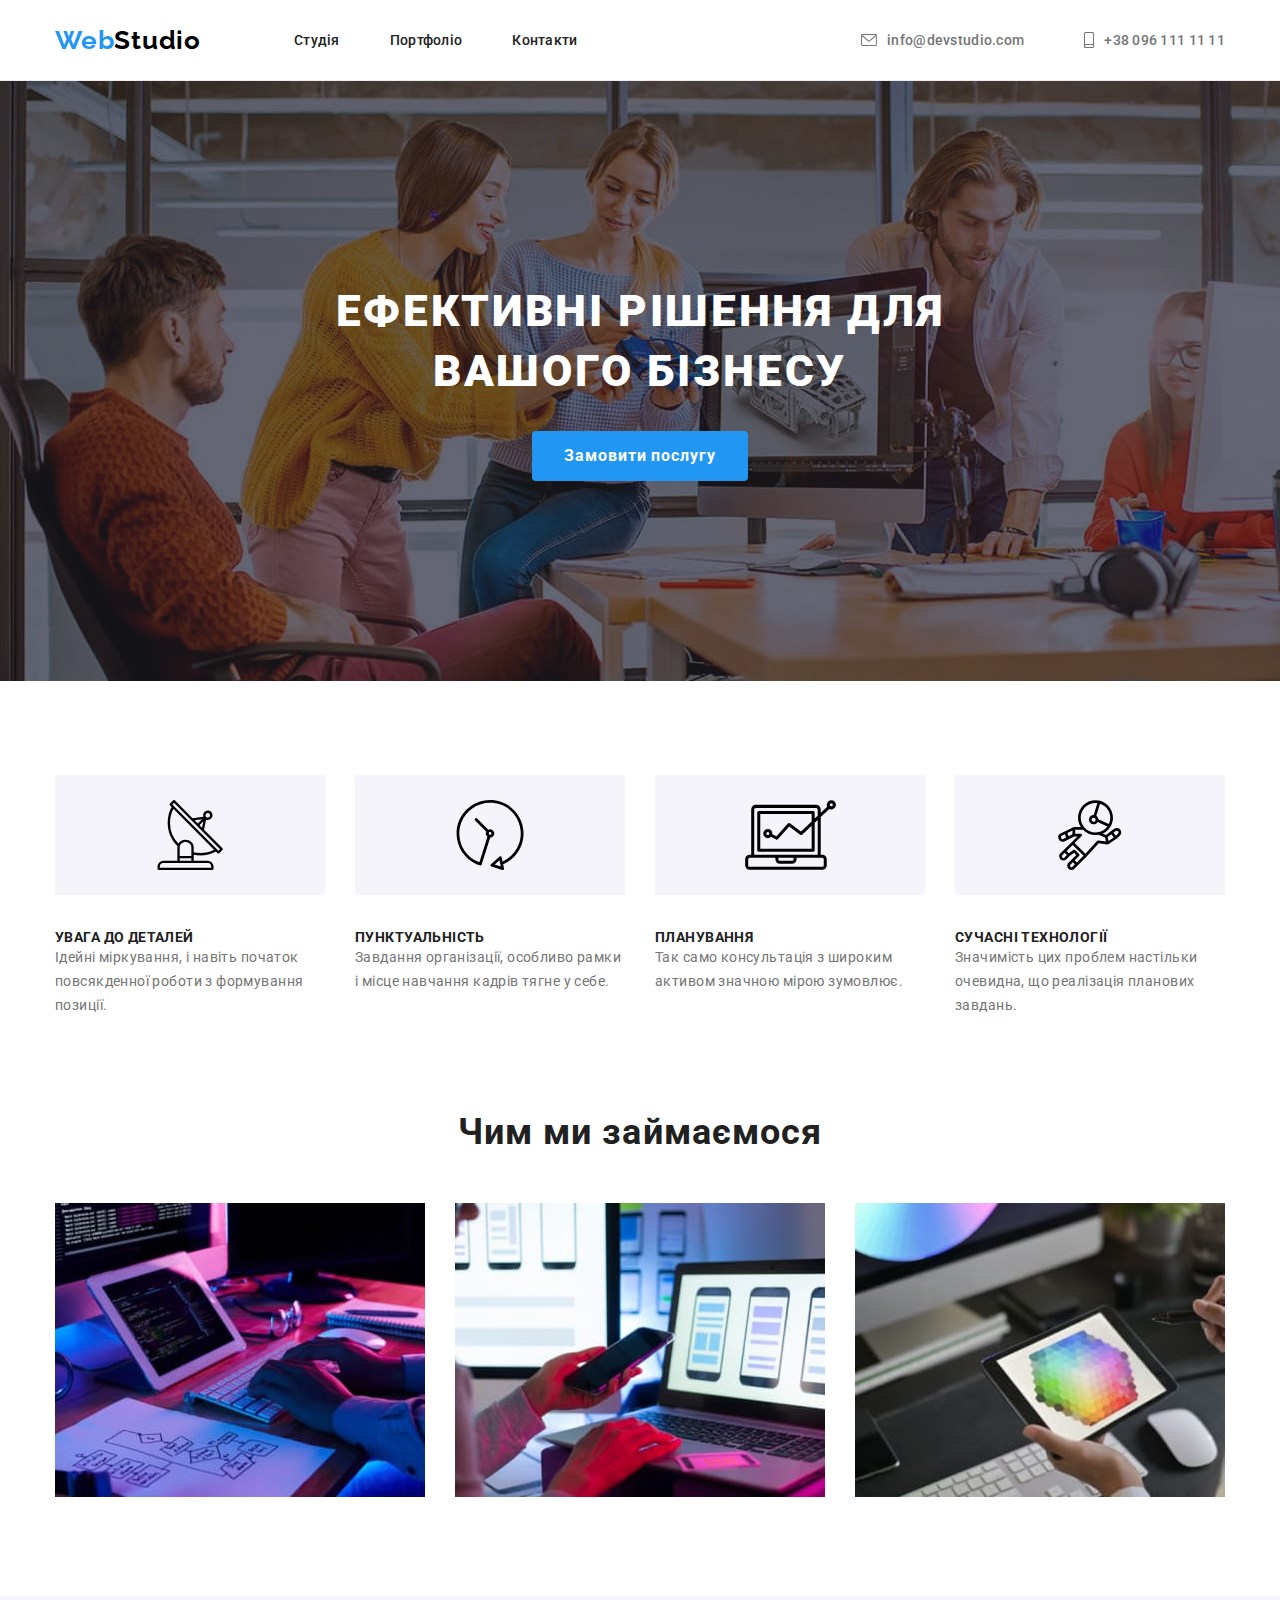
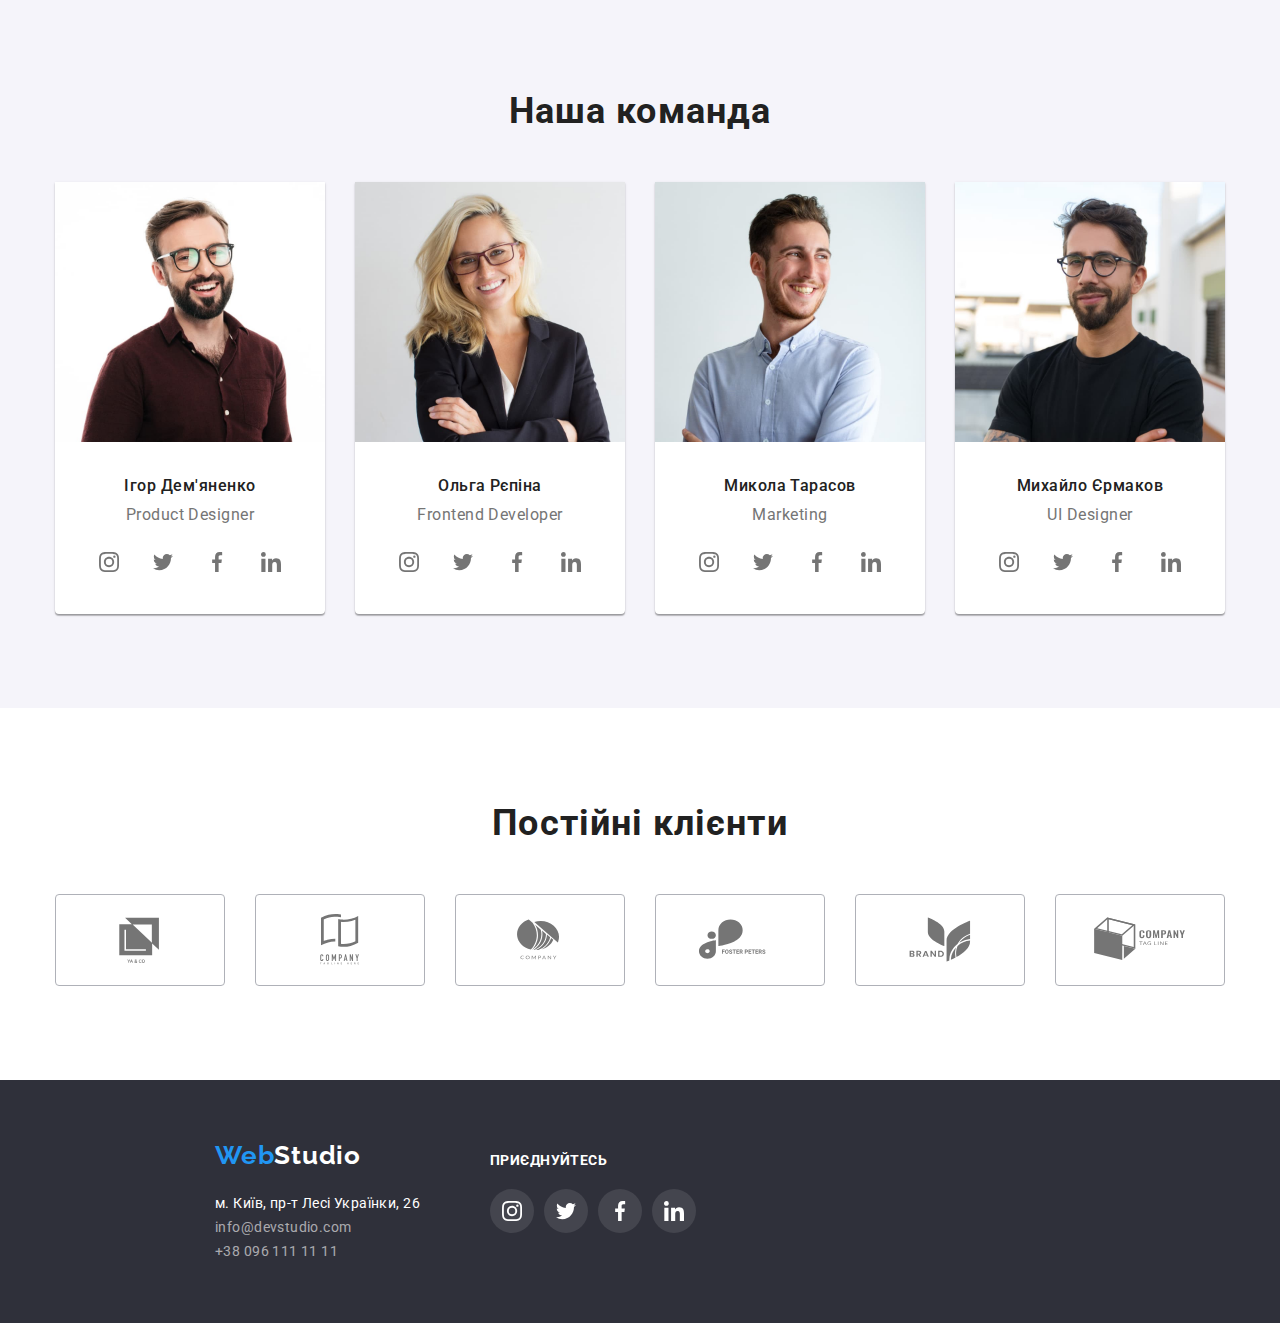
<file: index.html>
<!DOCTYPE html>
<html lang="en">
  <head>
    <meta charset="UTF-8" />
    <meta http-equiv="X-UA-Compatible" content="IE=edge" />
    <meta name="viewport" content="width=device-width, initial-scale=1.0" />
    <title>WebStudio</title>
    <link rel="preconnect" href="https://fonts.googleapis.com">
    <link rel="preconnect" href="https://fonts.gstatic.com" crossorigin>
    <link href="https://fonts.googleapis.com/css2?family=Raleway:wght@700&family=Roboto:wght@400;500;700;900&display=swap" rel="stylesheet">
    <link rel="stylesheet" href="https://cdnjs.cloudflare.com/ajax/libs/modern-normalize/1.1.0/modern-normalize.min.css">
    <link rel="stylesheet" href="./css/styles.css">
  </head>
  <body>
    <!-- Header -->
    <header>
      <nav class="container main-nav">
        <a class="logo" href="./index.html">Web<span class="part-logo">Studio</span></a>
        <ul class="site-nav">
          <li class="item">
            <a class="link" href="">Студія</a>
          </li>
          <li class="item">
            <a class="link" href="./portfolio.html">Портфоліо</a>
          </li>
          <li class="item">
            <a class="link" href="">Контакти</a>
          </li>
        </ul>
        <ul class="contact">
          <li class="item">
            <a class="link" href="mailto:info@devstudio.com">
              <svg class="mail-icon" width="16" height="12">
                <use href="./images/sprite.svg#icon-envelope"></use> 
              </svg>
              info@devstudio.com
            </a>
          </li>
          <li class="item">
            <a class="link" href="tel:+380961111111">
              <svg class="phone-icon" width="10" height="16">
                <use href="./images/sprite.svg#icon-smartphone"></use>
              </svg>
              +38 096 111 11 11
              </a>
          </li>
        </ul>
      </nav>
    </header>
    <main>
      <!-- Hero -->
      <section class="section hero">
        <h1 class="hero-tittle">Ефективні рішення для вашого бізнесу</h1>
        <button class="hero-button" type="button">Замовити послугу</button>
      </section>
      <!-- Benefits -->
      <section class="section benefits">
        <div class="container">
          <h2 class="section-title">Переваги</h2>
              <ul class="benefits-list">
                  <li class="item icon-atention">
                    <svg class="icon" width="270" height="120">
                      <use href="./images/sprite.svg#icon-atention"></use>
                    </svg>
                      <h3 class="benefits-title">УВАГА ДО ДЕТАЛЕЙ</h3>
                      <p>
                        Ідейні міркування, і навіть початок повсякденної роботи з
                        формування позиції.
                      </p>
                  </li>
                  <li class="item icon-punctuality">
                    <svg class="icon" width="270" height="120">
                      <use href="./images/sprite.svg#icon-punctuality"></use>
                    </svg>
                      <h3 class="benefits-title">ПУНКТУАЛЬНІСТЬ</h3>
                      <p>
                        Завдання організації, особливо рамки і місце навчання кадрів тягне
                        у себе.
                      </p>
                  </li>
                  <li class="item icon-planning">
                    <svg class="icon" width="270" height="120">
                      <use href="./images/sprite.svg#icon-planning"></use>
                    </svg>
                      <h3 class="benefits-title">ПЛАНУВАННЯ</h3>
                      <p>
                        Так само консультація з широким активом значною мірою зумовлює.
                      </p>
                  </li>
                  <li class="item icon-modern">
                    <svg class="icon" width="270" height="120">
                      <use href="./images/sprite.svg#icon-modern"></use>
                    </svg>
                      <h3 class="benefits-title">СУЧАСНІ ТЕХНОЛОГІЇ</h3>
                      <p>
                        Значимість цих проблем настільки очевидна, що реалізація планових
                        завдань.
                      </p>
                  </li>
              </ul>
        </div>
      </section>
      <!-- What we do -->
      <section class="section specialization">
        <div class="container">
          <h2 class="section-title">Чим ми займаємося</h2>
          <ul class="specialization-list">
            <li class="item">
              <a href=""><img src="./images/img.jpg" alt="десктопні додатки" width="370"></a>
            </li>
            <li class="item">
              <a href=""><img src="./images/img1.jpg" alt="мобільні додатки" width="370"></a>
            </li>
            <li class="item">
              <a href=""></a><img src="./images/img2.jpg" alt="дизайнерські рішення" width="370"></a>
            </li>
          </ul>
        </div>
      </section>
      <!-- Our team -->
      <section class="section team">
        <div class="container">
          <h2 class="section-title">Наша команда</h2>
          <ul class="team-list">
            <li class="item">
              <img src="./images/pers1.jpg" alt="фото спеціаліста" width="270" />
                <h3 class="team-title">Ігор Дем'яненко</h3>
                <p>Product Designer</p>
                <ul class="social-icon">
                  <li class="social-item">
                    <a href="" class="social-link">
                      <svg class="icon" width="20" height="20">
                        <use href="./images/sprite.svg#icon-instagram"></use>>
                      </svg>
                    </a>
                  </li>
                  <li class="social-item">
                    <a href="" class="social-link">
                      <svg class="icon" width="20" height="20">
                        <use href="./images/sprite.svg#icon-twitter"></use>>
                      </svg>
                    </a>
                  </li>
                  <li class="social-item">
                    <a href="" class="social-link">
                      <svg class="icon" width="20" height="20">
                        <use href="./images/sprite.svg#icon-facebook"></use>>
                      </svg>
                    </a>
                  </li>
                  <li class="social-item">
                    <a href="" class="social-link">
                      <svg class="icon" width="20" height="20">
                        <use href="./images/sprite.svg#icon-linkedin"></use>>
                      </svg>
                    </a>
                  </li>
                </ul>
            </li>
            <li class="item">
              <img src="./images/pers2.jpg" alt="фото спеціаліста" width="270" />
              <h3 class="team-title">Ольга Рєпіна</h3>
              <p>Frontend Developer</p>
              <ul class="social-icon">
                <li class="social-item">
                  <a href="" class="social-link">
                    <svg class="icon" width="20" height="20">
                      <use href="./images/sprite.svg#icon-instagram"></use>>
                    </svg>
                  </a>
                </li>
                <li class="social-item">
                  <a href="" class="social-link">
                    <svg class="icon" width="20" height="20">
                      <use href="./images/sprite.svg#icon-twitter"></use>>
                    </svg>
                  </a>
                </li>
                <li class="social-item">
                  <a href="" class="social-link">
                    <svg class="icon" width="20" height="20">
                      <use href="./images/sprite.svg#icon-facebook"></use>>
                    </svg>
                  </a>
                </li>
                <li class="social-item">
                  <a href="" class="social-link">
                    <svg class="icon" width="20" height="20">
                      <use href="./images/sprite.svg#icon-linkedin"></use>>
                    </svg>
                  </a>
                </li>
              </ul>
            </li>
            <li class="item">
              <img src="./images/pers3.jpg" alt="фото спеціаліста" width="270" />
              <h3 class="team-title">Микола Тарасов</h3>
              <p>Marketing</p>
              <ul class="social-icon">
                <li class="social-item">
                  <a href="" class="social-link">
                    <svg class="icon" width="20" height="20">
                      <use href="./images/sprite.svg#icon-instagram"></use>>
                    </svg>
                  </a>
                </li>
                <li class="social-item">
                  <a href="" class="social-link">
                    <svg class="icon" width="20" height="20">
                      <use href="./images/sprite.svg#icon-twitter"></use>>
                    </svg>
                  </a>
                </li>
                <li class="social-item">
                  <a href="" class="social-link">
                    <svg class="icon" width="20" height="20">
                      <use href="./images/sprite.svg#icon-facebook"></use>>
                    </svg>
                  </a>
                </li>
                <li class="social-item">
                  <a href="" class="social-link">
                    <svg class="icon" width="20" height="20">
                      <use href="./images/sprite.svg#icon-linkedin"></use>>
                    </svg>
                  </a>
                </li>
              </ul>
            </li>
            <li class="item">
              <img src="./images/pers4.jpg" alt="фото спеціаліста" width="270" />
              <h3 class="team-title">Михайло Єрмаков</h3>
              <p>UI Designer</p>
              <ul class="social-icon">
                <li class="social-item">
                  <a href="" class="social-link">
                    <svg class="icon" width="20" height="20">
                      <use href="./images/sprite.svg#icon-instagram"></use>>
                    </svg>
                  </a>
                </li>
                <li class="social-item">
                  <a href="" class="social-link">
                    <svg class="icon" width="20" height="20">
                      <use href="./images/sprite.svg#icon-twitter"></use>>
                    </svg>
                  </a>
                </li>
                <li class="social-item">
                  <a href="" class="social-link">
                    <svg class="icon" width="20" height="20">
                      <use href="./images/sprite.svg#icon-facebook"></use>>
                    </svg>
                  </a>
                </li>
                <li class="social-item">
                  <a href="" class="social-link">
                    <svg class="icon" width="20" height="20">
                      <use href="./images/sprite.svg#icon-linkedin"></use>>
                    </svg>
                  </a>
                </li>
              </ul>
            </li>
          </ul>
        </div>
      </section>
      <section class="section clients">
        <div class="container">
          <h2 class="section-title">Постійні клієнти</h2>
          <ul class="clients-list">
            <li class="item">
              <a href="" class="link">
                <svg class="client-icon">
                  <use href="./images/sprite.svg#icon-company1"></use>
                </svg>
              </a>
            </li>
            <li class="item">
              <a href="" class="link">
                <svg class="client-icon">
                  <use href="./images/sprite.svg#icon-company2"></use>
                </svg>
              </a>
            </li>
            <li class="item">
              <a href="" class="link">
                <svg class="client-icon">
                  <use href="./images/sprite.svg#icon-company3"></use>
                </svg>
              </a>
            </li>
            <li class="item">
              <a href="" class="link">
                <svg class="client-icon">
                  <use href="./images/sprite.svg#icon-company4"></use>
                </svg>
              </a>
            </li>
            <li class="item">
              <a href="" class="link">
                <svg class="client-icon">
                  <use href="./images/sprite.svg#icon-company5"></use>
                </svg>
              </a>
            </li>
            <li class="item">
              <a href="" class="link">
                <svg class="client-icon">
                  <use href="./images/sprite.svg#icon-company6"></use>
                </svg>
              </a>
            </li>
          </ul>
        </div>
      </section>
    </main>
    <!-- Footer -->
    <footer>
      <div class="footer-info">
        <a class="logo" href="./index.html">Web<span class="logo-footer">Studio</span></a>
        <address>
          <ul class="footer-list">
            <li>
              <a class="link adress" href="https://goo.gl/maps/mhP16A6NYwnRhTqU8" target="_blank"
                rel="noreferrer noopener nofollow">м. Київ, пр-т Лесі Українки, 26</a>
            </li>
            <li><a class="link" href="mailto:info@devstudio.com">info@devstudio.com</a></li>
            <li><a class="link" href="tel:+380961111111">+38 096 111 11 11</a></li>
          </ul>
        </address>
      </div>
      <div class="footer-icons">
        <h1>приєднуйтесь</h1>
        <ul class="social-icon">
          <li class="social-item">
            <a href="" class="social-link">
              <svg class="icon" width="20" height="20">
                <use href="./images/sprite.svg#icon-instagram"></use>>
              </svg>
            </a>
          </li>
          <li class="social-item">
            <a href="" class="social-link">
              <svg class="icon" width="20" height="20">
                <use href="./images/sprite.svg#icon-twitter"></use>>
              </svg>
            </a>
          </li>
          <li class="social-item">
            <a href="" class="social-link">
              <svg class="icon" width="20" height="20">
                <use href="./images/sprite.svg#icon-facebook"></use>>
              </svg>
            </a>
          </li>
          <li class="social-item">
            <a href="" class="social-link">
              <svg class="icon" width="20" height="20">
                <use href="./images/sprite.svg#icon-linkedin"></use>>
              </svg>
            </a>
          </li>
        </ul>
      </div>
    </footer>
  </body>
</html>
</file>
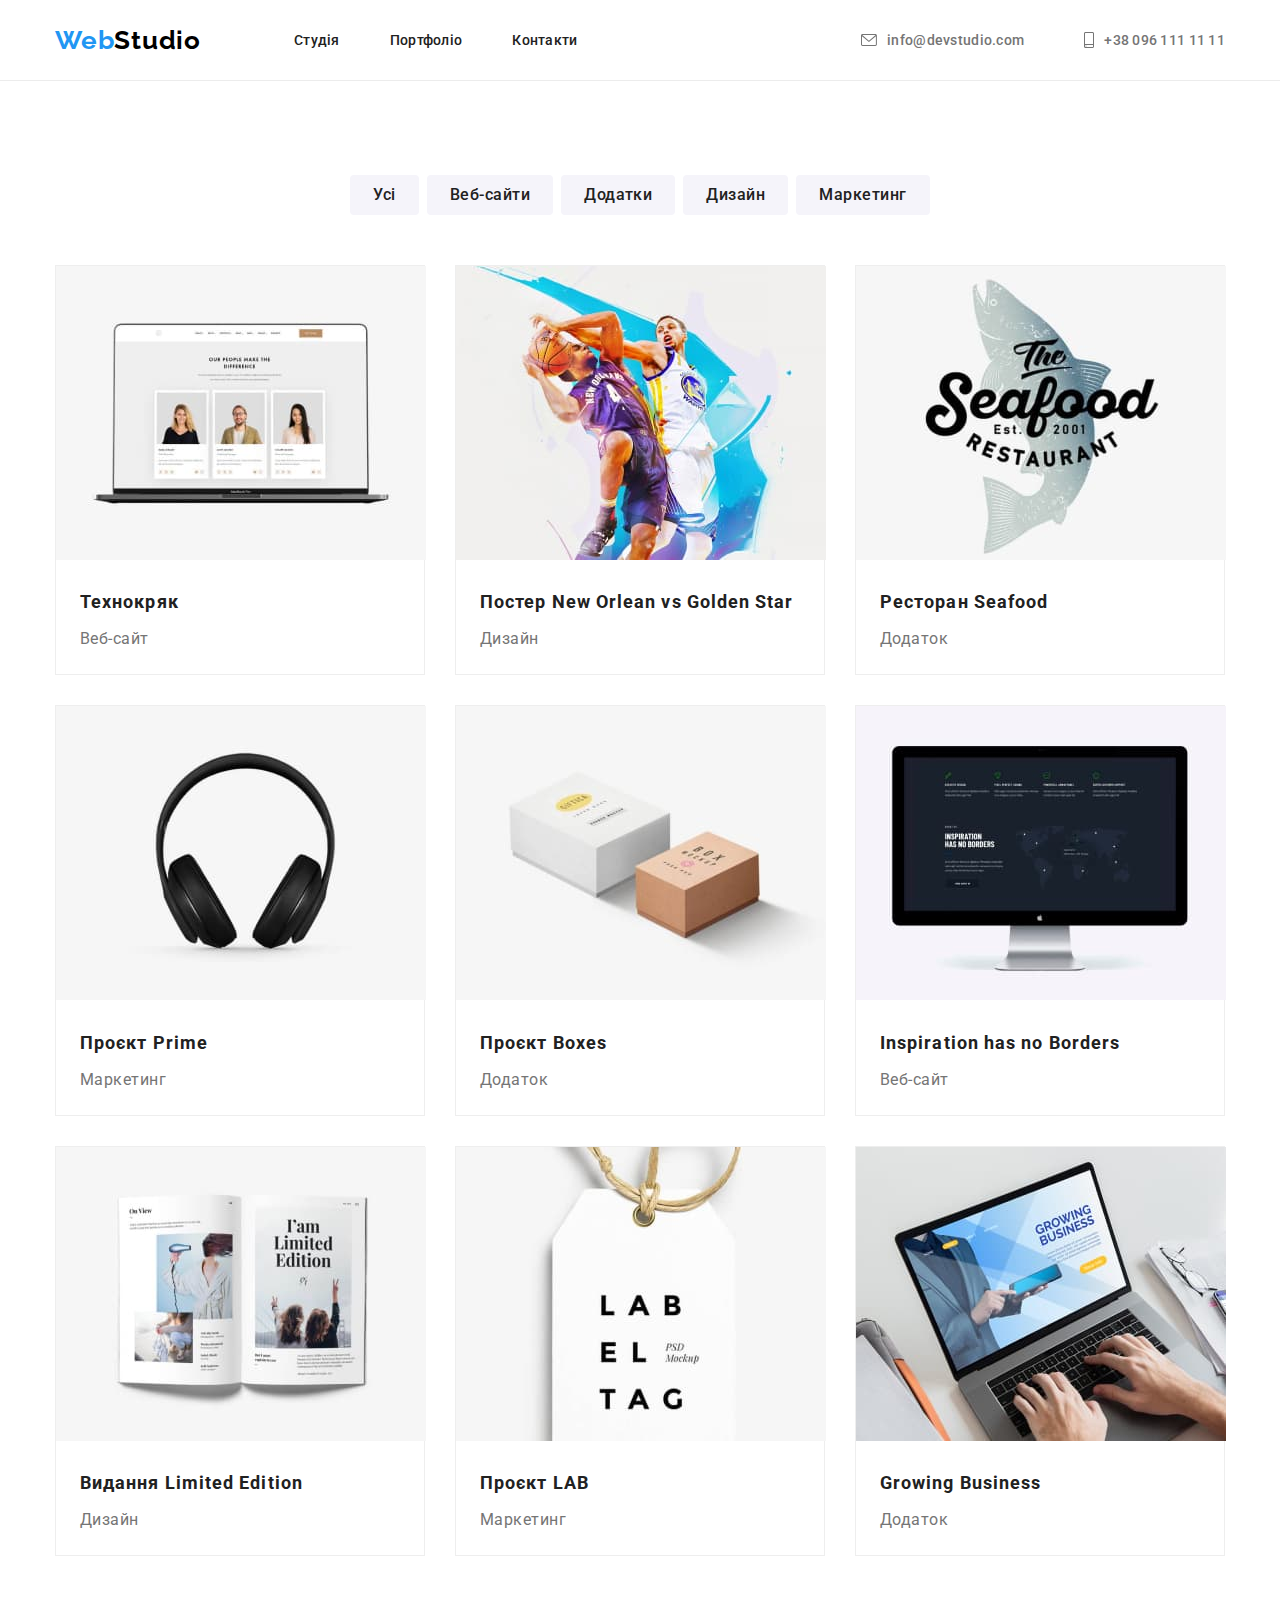
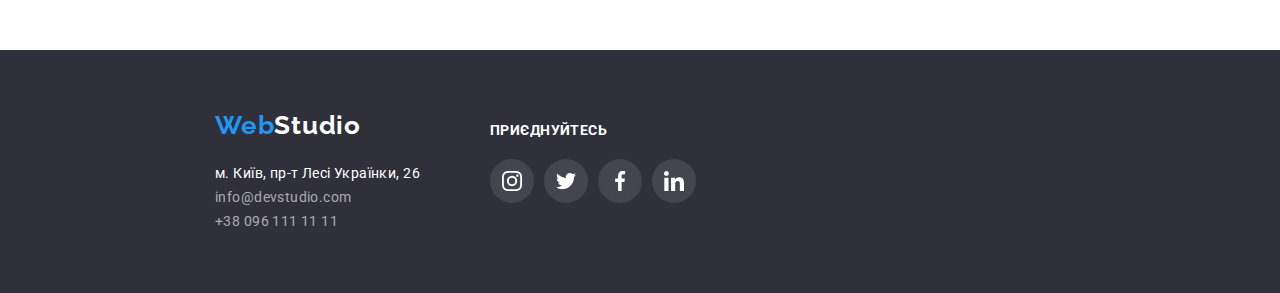
<file: portfolio.html>
<!DOCTYPE html>
<html lang="en">
  <head>
    <meta charset="UTF-8" />
    <meta http-equiv="X-UA-Compatible" content="IE=edge" />
    <meta name="viewport" content="width=device-width, initial-scale=1.0" />
    <title>Portfolio</title>
    <link rel="preconnect" href="https://fonts.googleapis.com">
    <link rel="preconnect" href="https://fonts.gstatic.com" crossorigin>
    <link href="https://fonts.googleapis.com/css2?family=Raleway:wght@700&family=Roboto:wght@400;500;700;900&display=swap" rel="stylesheet">
    <link rel="stylesheet" href="https://cdnjs.cloudflare.com/ajax/libs/modern-normalize/1.1.0/modern-normalize.min.css">
    <link rel="stylesheet" href="./css/styles.css">
  </head>
  <body>
    <!-- Header -->
    <header>
      <nav class="container main-nav">
        <a class="logo" href="./index.html">Web<span class="part-logo">Studio</span></a>
        <ul class="site-nav">
          <li class="item">
            <a class="link" href="">Студія</a>
          </li>
          <li class="item">
            <a class="link" href="./portfolio.html">Портфоліо</a>
          </li>
          <li class="item">
            <a class="link" href="">Контакти</a>
          </li>
        </ul>
        <ul class="contact">
          <li class="item">
            <a class="link" href="mailto:info@devstudio.com">
              <svg class="mail-icon" width="16" height="12">
                <use href="./images/sprite.svg#icon-envelope"></use>
              </svg>
              info@devstudio.com
            </a>
          </li>
          <li class="item">
            <a class="link" href="tel:+380961111111">
              <svg class="phone-icon" width="10" height="16">
                <use href="./images/sprite.svg#icon-smartphone"></use>
              </svg>
              +38 096 111 11 11
            </a>
          </li>
        </ul>
      </nav>
    </header>
    <main>
      <section class="section portfolio">
        <div class="container">
          <h1>Наші роботи</h1>
              <ul class="list-buttons">
                <li class="item"><button class="button" type="button">Усі</button></li>
                <li class="item"><button class="button" type="button">Веб-сайти</button></li>
                <li class="item"><button class="button" type="button">Додатки</button></li>
                <li class="item"><button class="button" type="button">Дизайн</button></li>
                <li class="item"><button class="button" type="button">Маркетинг</button></li>
              </ul>
              <ul class="project-list">
                <li class="item">
                  <a href="">
                    <img src="./images/project1.jpg" alt="тенокряк">
                    <h2>Технокряк</h2>
                    <p>Веб-сайт</p>
                  </a>
                </li>
                <li class="item">
                  <a href="">
                    <img src="./images/project2.jpg" alt="постер">
                    <h2>Постер New Orlean vs Golden Star</h2>
                    <p>Дизайн</p>
                  </a>
                </li>
                <li class="item">
                  <a href="">
                    <img src="./images/project3.jpg" alt="ресторан">
                    <h2>Ресторан Seafood</h2>
                    <p>Додаток</p>
                  </a>
                </li>
                <li class="item">
                  <a href="">
                    <img src="./images/project4.jpg" alt="проект">
                    <h2>Проєкт Prime</h2>
                    <p>Маркетинг</p>
                  </a>
                </li>
                <li class="item">
                  <a href="">
                    <img src="./images/project5.jpg" alt="проект">
                    <h2>Проєкт Boxes</h2>
                    <p>Додаток</p>
                  </a>
                </li>
                <li class="item">
                  <a href="">
                    <img src="./images/project6.jpg" alt="натхнення без кордонів">
                    <h2>Inspiration has no Borders</h2>
                    <p>Веб-сайт</p>
                  </a>
                </li>
                <li class="item">
                  <a href="">
                    <img src="./images/project7.jpg" alt="видання">
                    <h2>Видання Limited Edition</h2>
                    <p>Дизайн</p>
                  </a>
                </li>
                <li class="item">
                  <a href="">
                    <img src="./images/project8.jpg" alt="проект">
                    <h2>Проєкт LAB</h2>
                    <p>Маркетинг</p>
                  </a>
                </li>
                <li class="item">
                  <a href="">
                    <img src="./images/project9.jpg" alt="зростаючий бізнес">
                    <h2>Growing Business</h2>
                    <p>Додаток</p>
                  </a>
                </li>
              </ul>
        </div>
        </section>
    </main>
    <!-- Footer -->
    <footer>
      <div class="footer-info">
        <a class="logo" href="./index.html">Web<span class="logo-footer">Studio</span></a>
        <address>
          <ul class="footer-list">
            <li>
              <a class="link adress" href="https://goo.gl/maps/mhP16A6NYwnRhTqU8" target="_blank"
                rel="noreferrer noopener nofollow">м. Київ, пр-т Лесі Українки, 26</a>
            </li>
            <li><a class="link" href="mailto:info@devstudio.com">info@devstudio.com</a></li>
            <li><a class="link" href="tel:+380961111111">+38 096 111 11 11</a></li>
          </ul>
        </address>
      </div>
      <div class="footer-icons">
        <h1>приєднуйтесь</h1>
        <ul class="social-icon">
          <li class="social-item">
            <a href="" class="social-link">
              <svg class="icon" width="20" height="20">
                <use href="./images/sprite.svg#icon-instagram"></use>>
              </svg>
            </a>
          </li>
          <li class="social-item">
            <a href="" class="social-link">
              <svg class="icon" width="20" height="20">
                <use href="./images/sprite.svg#icon-twitter"></use>>
              </svg>
            </a>
          </li>
          <li class="social-item">
            <a href="" class="social-link">
              <svg class="icon" width="20" height="20">
                <use href="./images/sprite.svg#icon-facebook"></use>>
              </svg>
            </a>
          </li>
          <li class="social-item">
            <a href="" class="social-link">
              <svg class="icon" width="20" height="20">
                <use href="./images/sprite.svg#icon-linkedin"></use>>
              </svg>
            </a>
          </li>
        </ul>
      </div>
    </footer>
  </body>
</html>
</file>
<file: css/styles.css>
/* основний колір фону білий #FFFFFF */
/* акцент #2196F3 */
/* вторинний колір фону #2F303A */

:root {
  --primary-text-color: #757575;
  --title-text-color: #212121;
  --accent-color: #2196f3;
}

body {
  font-family: Roboto, sans-serif;
  background-color: #ffffff;
  color: var(--primary-text-color);
  overflow-x: hidden;
}

ul {
  list-style: none;
}

h1,
h2,
h3,
p,
ul {
  margin: 0 0;
  padding: 0 0;
}

.link {
  text-decoration: none;
}

.container {
  margin: 0 auto;
  width: 1200px;
  padding: 0 15px;
}

.section {
  padding-bottom: 94px;
  padding-top: 94px;
}

header {
  border-bottom: 1px solid #ececec;
}

.main-nav {
  display: flex;
  align-items: center;
}

/* Logo */

.logo {
  font-family: Raleway, sans-serif;
  color: var(--accent-color);
  font-weight: 700;
  font-size: 26px;
  line-height: calc(31 / 26);
  letter-spacing: 0.03em;
  text-decoration: none;
}

.part-logo {
  color: #000;
}

/* Site-nav */

.site-nav {
  display: flex;
  margin-left: 93px;
}

.contact .link,
.site-nav .link {
  display: block;
  padding-top: 32px;
  padding-bottom: 32px;
}

.contact .item + .item,
.site-nav .item + .item {
  margin-left: 50px;
}
.contact {
  display: flex;
  margin-left: auto;
}

.site-nav .link {
  font-weight: 500;
  font-size: 14px;
  line-height: calc(16 / 14);
  letter-spacing: 0.02em;
  color: var(--title-text-color);
}

.mail-icon,
.phone-icon {
  margin-right: 10px;
  fill: currentColor;
}



.contact .link {
  padding-left: 10px;
  display: flex;
  align-items: center;
  justify-content: center;

  font-weight: 500;
  font-size: 14px;
  line-height: calc(16 / 14);
  letter-spacing: 0.02em;
  color: var(--primary-text-color);
}

.contact .mail-icon:hover,
.contact .mail-icon:focus,
.contact .phone-icon:hover,
.contact .phone-icon:focus {
  fill: var(--accent-color);
}

.site-nav .link:hover,
.site-nav .link:focus,
.contact .link:hover,
.contact .link:focus,
.footer-list .link:hover,
.footer-list .link:focus {
  color: var(--accent-color);
}

/* Hero */

.hero {
  max-width: 1600px;
  height: 600px;
  margin-left: auto;
  margin-right: auto;
  background-image: linear-gradient(
      to right,
      rgba(47, 48, 58, 0.4),
      rgba(47, 48, 58, 0.4)
    ),
    url(../images/backgrond-hero.jpg);
  background-color: rgba(47, 48, 58, 0.4);
  text-align: center;
  padding-top: 200px;
  padding-bottom: 200px;
}

.hero-button {
  width: 216px;
  height: 50px;
  margin-top: 30px;
  border-radius: 4px;
  border: 1px solid transparent;
  background-color: var(--accent-color);
  color: #ffffff;
  font-weight: 700;
  font-style: 16px;
  line-height: calc(30 / 16);
  letter-spacing: 0.06em;
}

.hero-tittle {
  width: 696px;
  margin-left: auto;
  margin-right: auto;
  color: #ffffff;
  font-weight: 900;
  font-size: 44px;
  line-height: 60px;
  letter-spacing: 0.06em;
  text-transform: uppercase;
}

.section-title {
  color: var(--title-text-color);
  font-weight: 700;
  font-size: 36px;
  line-height: calc(42 / 36);
  text-align: center;
  letter-spacing: 0.03em;
}

/* Benefits */

.benefits .section-title {
  display: none;
}

.benefits-list .icon {
  background-color: #f5f4fa;
  padding-top: 25px;
  padding-bottom: 25px;
  margin-bottom: 30px;
}

.benefits-list,
.specialization-list,
.team-list {
  display: flex;
}

.benefits-title {
  color: var(--title-text-color);
  font-weight: 700;
  font-size: 14px;
  line-height: calc(16 / 14);
  letter-spacing: 0.03em;
}

.benefits {
  padding-bottom: 0;
}

.benefits .item,
.team-list .item {
  width: 270px;
  margin-right: 30px;
}

.benefits .item:last-child,
.team-list .item:last-child,
.specialization-list .item:last-child {
  margin-right: 0;
}

.benefits p {
  font-size: 14px;
  line-height: calc(24 / 14);
  letter-spacing: 0.03em;
}

/* Specialization */

.specialization .section-title {
  margin-bottom: 50px;
}

.specialization-list .item {
  width: 370px;
  margin-right: 30px;
}

/* Our team */

.section.team {
  background-color: #f5f4fa;
}

.team .section-title {
  margin-bottom: 50px;
}

.team .item {
  background-color: #fff;
  width: 270px;
  border-bottom-left-radius: 4px;
  border-bottom-right-radius: 4px;
  box-shadow: 0 2px 1px rgba(0, 0, 0, 0.2), 0 1px 1px rgba(0, 0, 0, 0.14),
    0 1px 3px rgba(0, 0, 0, 0.12);
}

.team-title {
  color: var(--title-text-color);
  font-weight: 500;
  font-size: 16px;
  line-height: calc(19 / 16);
  text-align: center;
  letter-spacing: 0.03em;
  margin-top: 30px;
  margin-bottom: 10px;
}

.team p {
  font-size: 16px;
  line-height: 19px;
  text-align: center;
  letter-spacing: 0.03em;
}

.social-item {
  width: 44px;
  height: 44px;
  margin-right: 10px;
}

.social-icon {
  display: flex;
  align-items: center;
  margin-left: 32px;
  margin-right: 32px;
  margin-top: 16px;
  margin-bottom: 30px;
}

.social-item:nth-child(4) {
  margin-right: 0px;
}

.social-link {
  width: 100%;
  height: 100%;
  display: flex;
  align-items: center;
  justify-content: center;
  border-radius: 50%;
  color: var(--primary-text-color);
}


.social-icon .icon {
  fill: currentColor;
}

.social-link:hover,
.social-link:focus {
  background-color: var(--accent-color);
  color: #fff;
}

/* Clients */

.clients-list {
  display: flex;
}

.clients-list .item {
  width: 170px;
  height: 92px;
  margin-right: 30px;
  border: 1px solid #afb1b8;
  border-radius: 4px;
}

.clients-list .link {
    width: 100%;
    height: 100%;

}

.clients-list .client-icon {
  width: 100%;
  height: 100%;
  padding: 16px 32px;
  display: flex;
  align-items: center;
  justify-content: center;
  fill: var(--primary-text-color)
}

.clients-list .item:last-child {
  margin-right: 0;
}

.clients-list .item:hover,
.clients-list .item:focus,
.client-icon:hover,
.client-icon:focus {
  fill: var(--accent-color);
  border-color: var(--accent-color);
}

.clients .section-title {
  margin-bottom: 50px;
}

/* Footer */

footer {
  background-color: #2f303a;
  padding-top: 60px;
  padding-bottom: 60px;
  font-style: normal;
}

address {
  font-style: normal;
}

.logo-footer {
  color: #ffffff;
}

footer .footer-list {
  margin-top: 20px;
}

.footer-list a {
  color: rgba(255, 255, 255, 0.6);
  text-decoration: none;
  font-size: 14px;
  line-height: calc(24 / 14);
  letter-spacing: 0.03em;
}

.footer-list .adress {
  color: #ffffff;
}

.footer-icons h1 {
  text-transform: uppercase;
  color: #fff;
  font-size: 14px;
  line-height: calc(16.41 / 14);
  letter-spacing: 0.03em;
}

footer {
  display: flex;
  width: 1600px;
  margin-left: auto;
  margin-right: auto;
}

.footer-info {
  margin-left: 215px;
}

.footer-icons {
  margin-left: 70px;
}

.footer-icons .social-icon {
  margin-left: 0;
}

.footer-icons .social-item {
  background-color: rgba(255, 255, 255, 0.1);
  border-radius: 50%;
}

.footer-icons h1 {
  margin-top: 12px;
  margin-bottom: 20px;
}

.footer-icons .icon {
  fill: #fff;
}

/* Portfolio */

.portfolio h1 {
  display: none;
}

.list-buttons button {
  color: var(--title-text-color);
  background-color: #f5f4fa;
  font-weight: 500;
  font-size: 16px;
  line-height: calc(26 / 16);
  text-align: center;
  letter-spacing: 0.03em;
  text-decoration: none;
  cursor: pointer;
}

.list-buttons button:hover,
.list-buttons button:focus {
  color: #ffffff;
  background: var(--accent-color);
}

.list-buttons {
  display: flex;
  justify-content: center;
  margin-bottom: 50px;
}

.list-buttons .item {
  margin-right: 8px;
}

.list-buttons .item:last-child {
  margin-right: 0;
}

.project-list {
  display: flex;
  flex-wrap: wrap;
}

.project-list .item {
  margin-right: 30px;
  margin-bottom: 30px;
  width: 370px;
  border: 1px solid #eeeeee;
}

.project-list .item:hover {
  box-shadow: 1px 4px 6px 0px #00000029;
  box-shadow: 0px 4px 4px 0px #0000000f;
  box-shadow: 0px 1px 1px 0px #0000001f;
}

.project-list .item:nth-child(3n) {
  margin-right: 0;
}

.project-list .item:nth-last-child(-n + 3) {
  margin-bottom: 0px;
}

.button {
  padding: 6px 22px;
  border-radius: 4px;
  border: 1px solid transparent;
}

.project-list h2 {
  color: var(--title-text-color);
  font-weight: 700;
  font-size: 18px;
  line-height: 36px;
  letter-spacing: 0.06em;
  margin-top: 20px;
  margin-bottom: 4px;
  padding-left: 24px;
}

.project-list a {
  text-decoration: none;
}

.project-list p {
  color: var(--primary-text-color);
  font-size: 16px;
  line-height: calc(30 / 16);
  letter-spacing: 0.03em;
  padding-left: 24px;
  padding-bottom: 20px;
}
</file>
